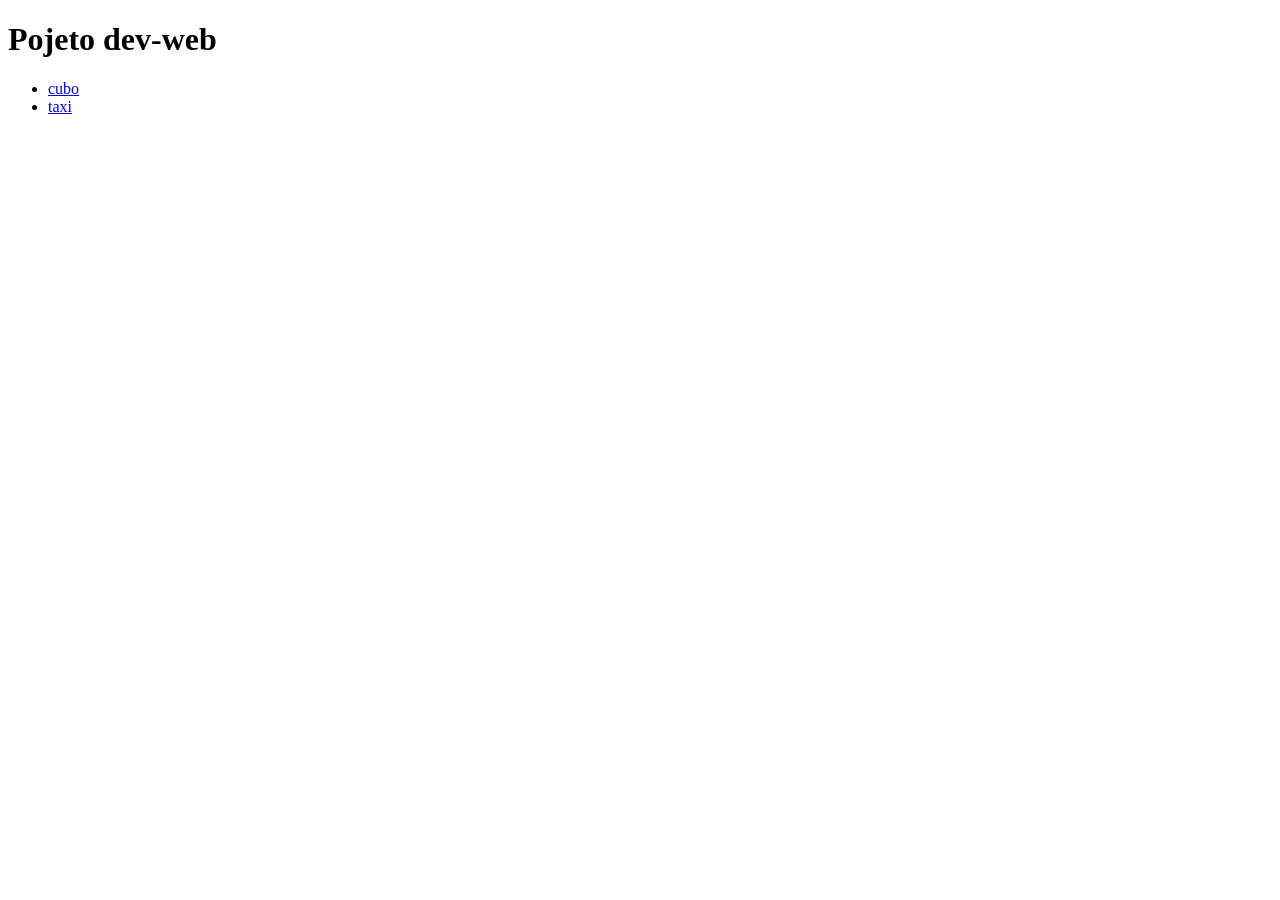
<file: index.html>
<!DOCTYPE html>
<html lang="en">
<head>
    <meta charset="UTF-8">
    <meta name="viewport" content="width=device-width, initial-scale=1.0">
    <title>Projetos dev-web</title>
</head>
<body>
    <main>
        <h1>Pojeto dev-web</h1>
        <ul>
            <li>
                <a href="cubo/">cubo</a>
            </li>
            <li>
                <a href="taxi/">taxi</a>
            </li>
        </ul>
    </main>
</body>
</html>
</file>
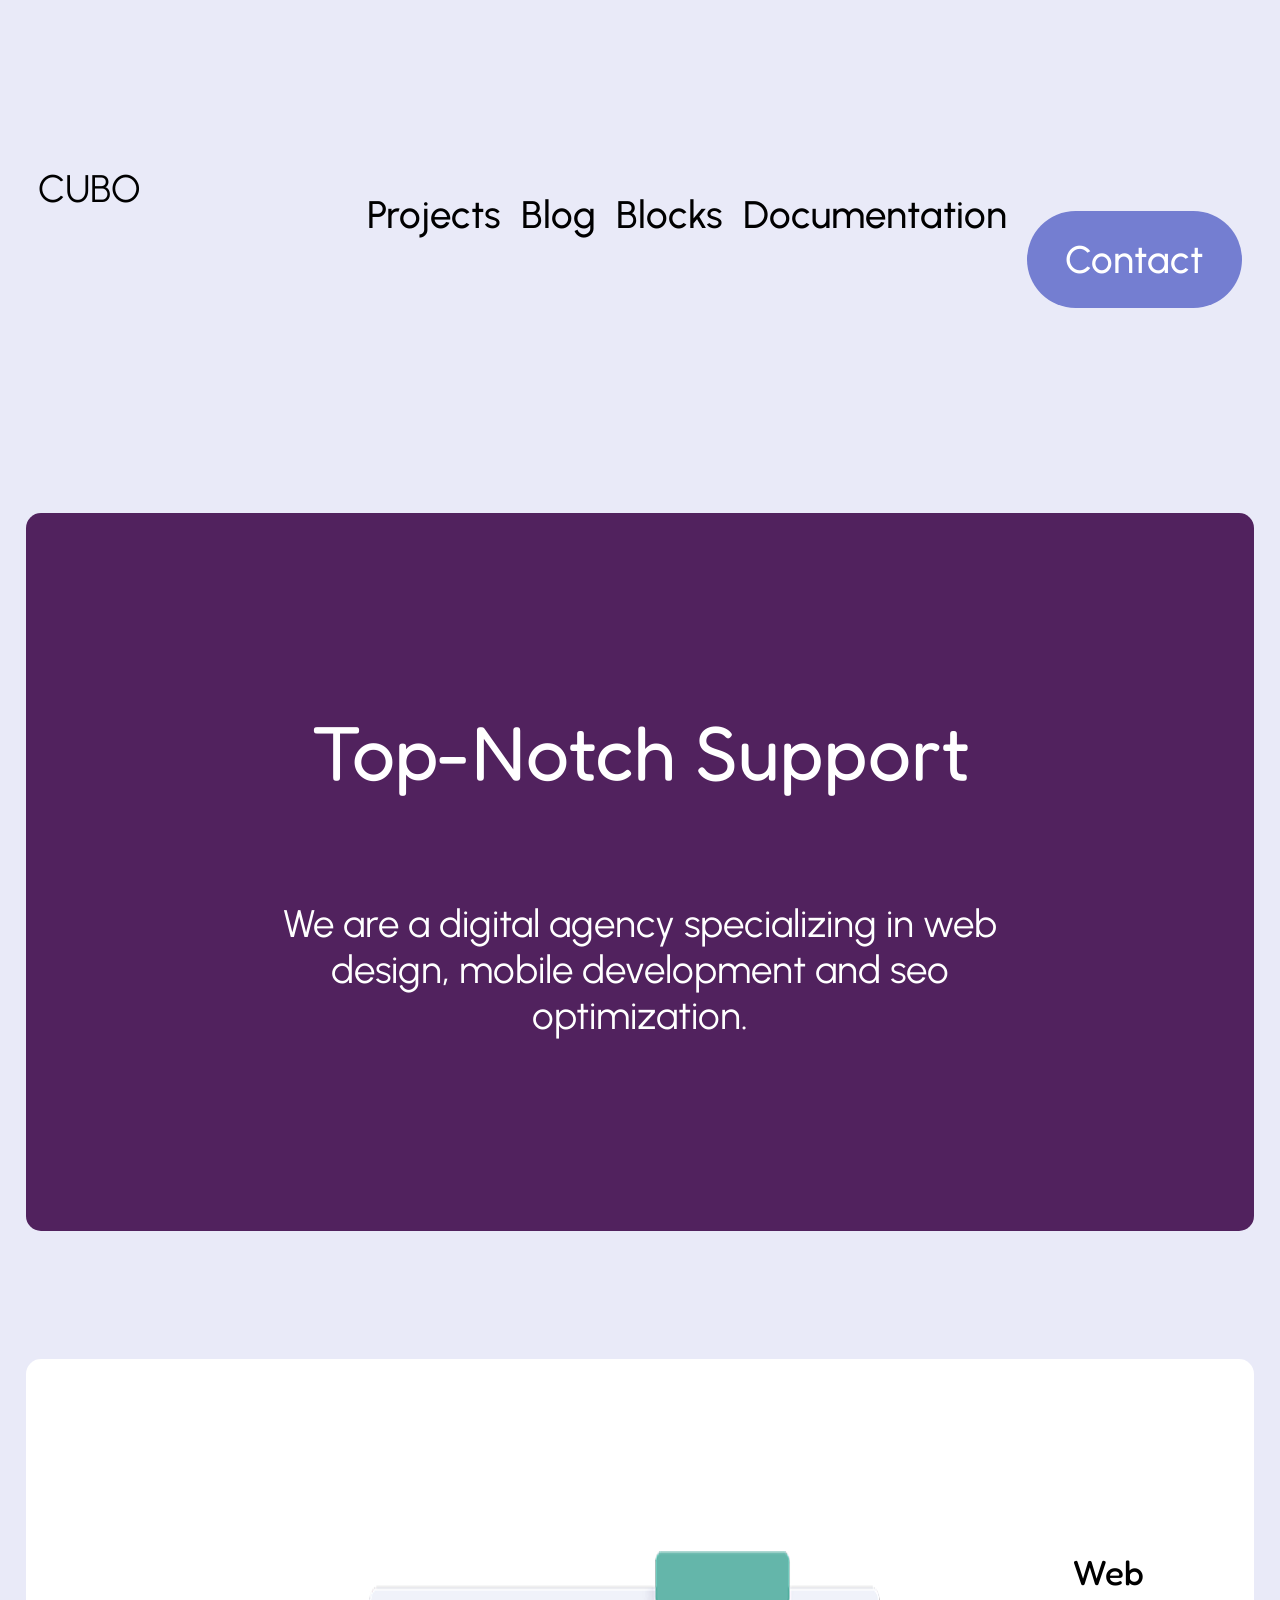
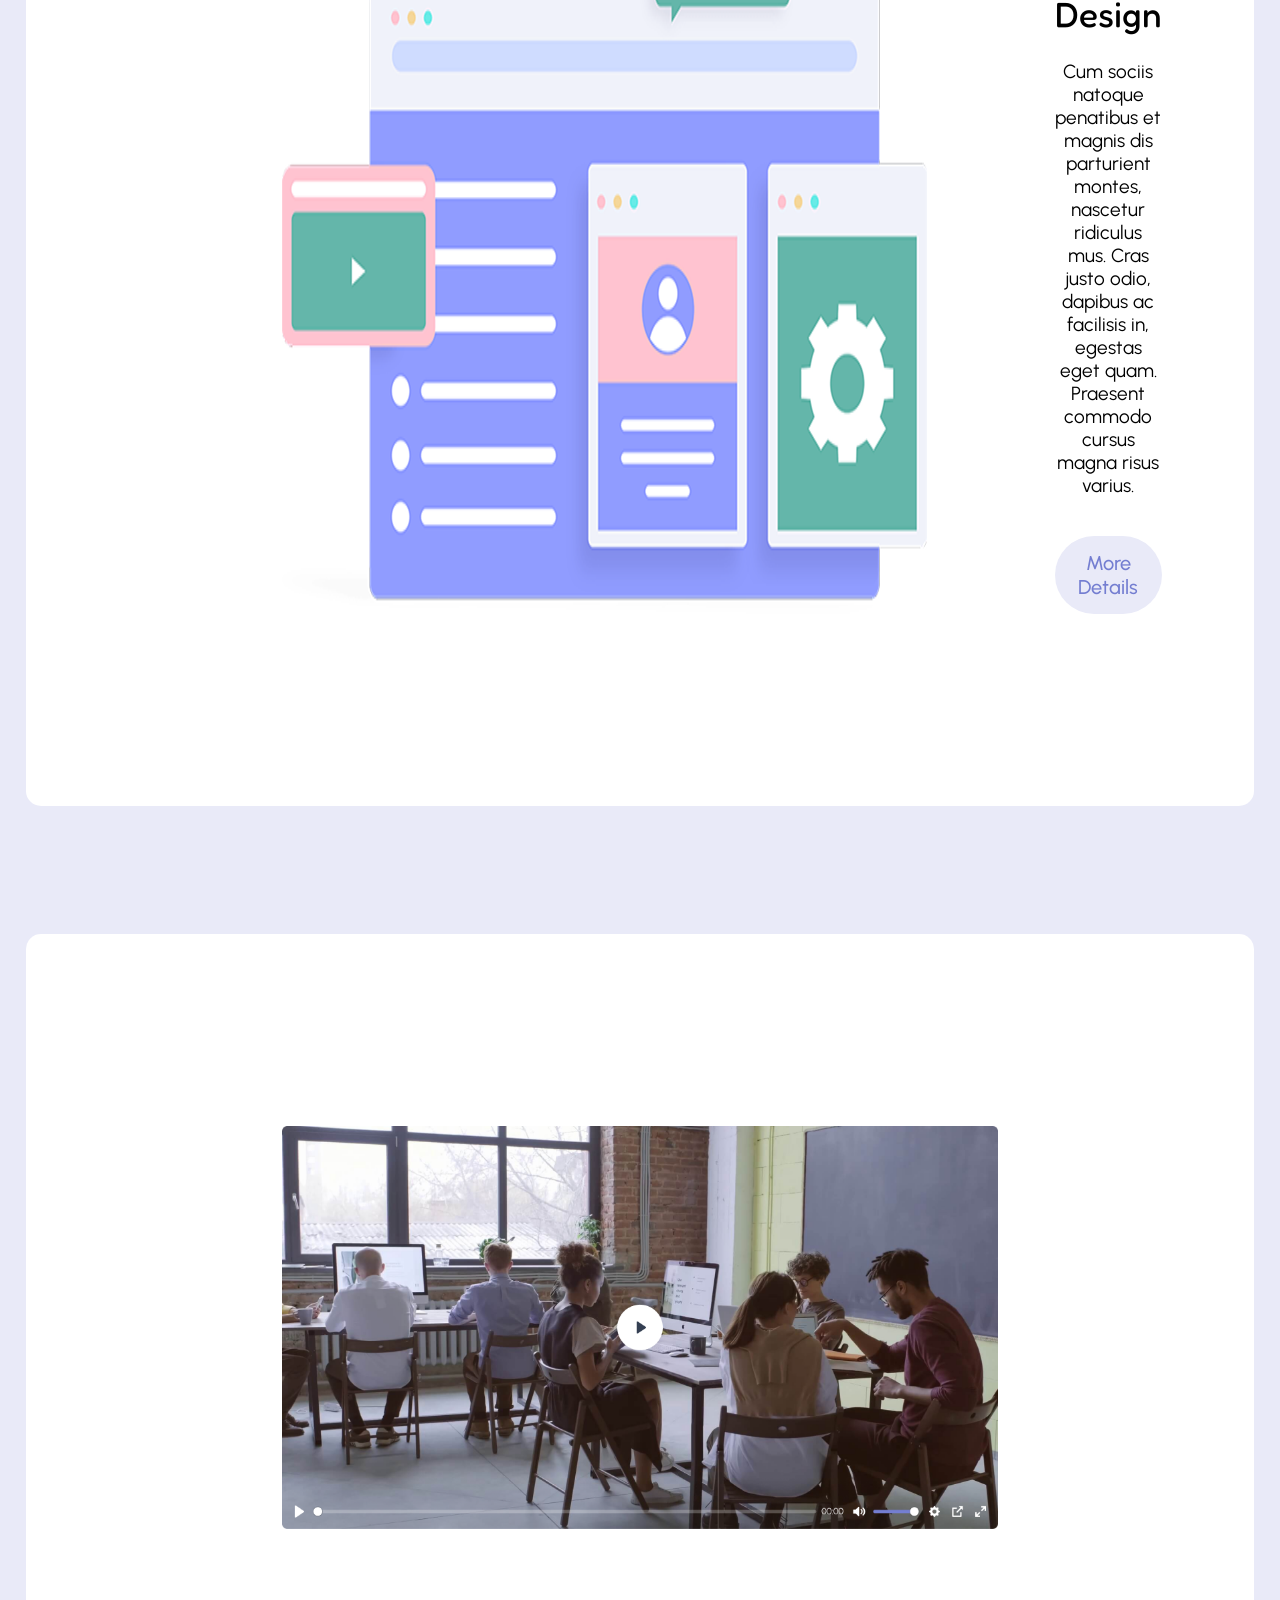
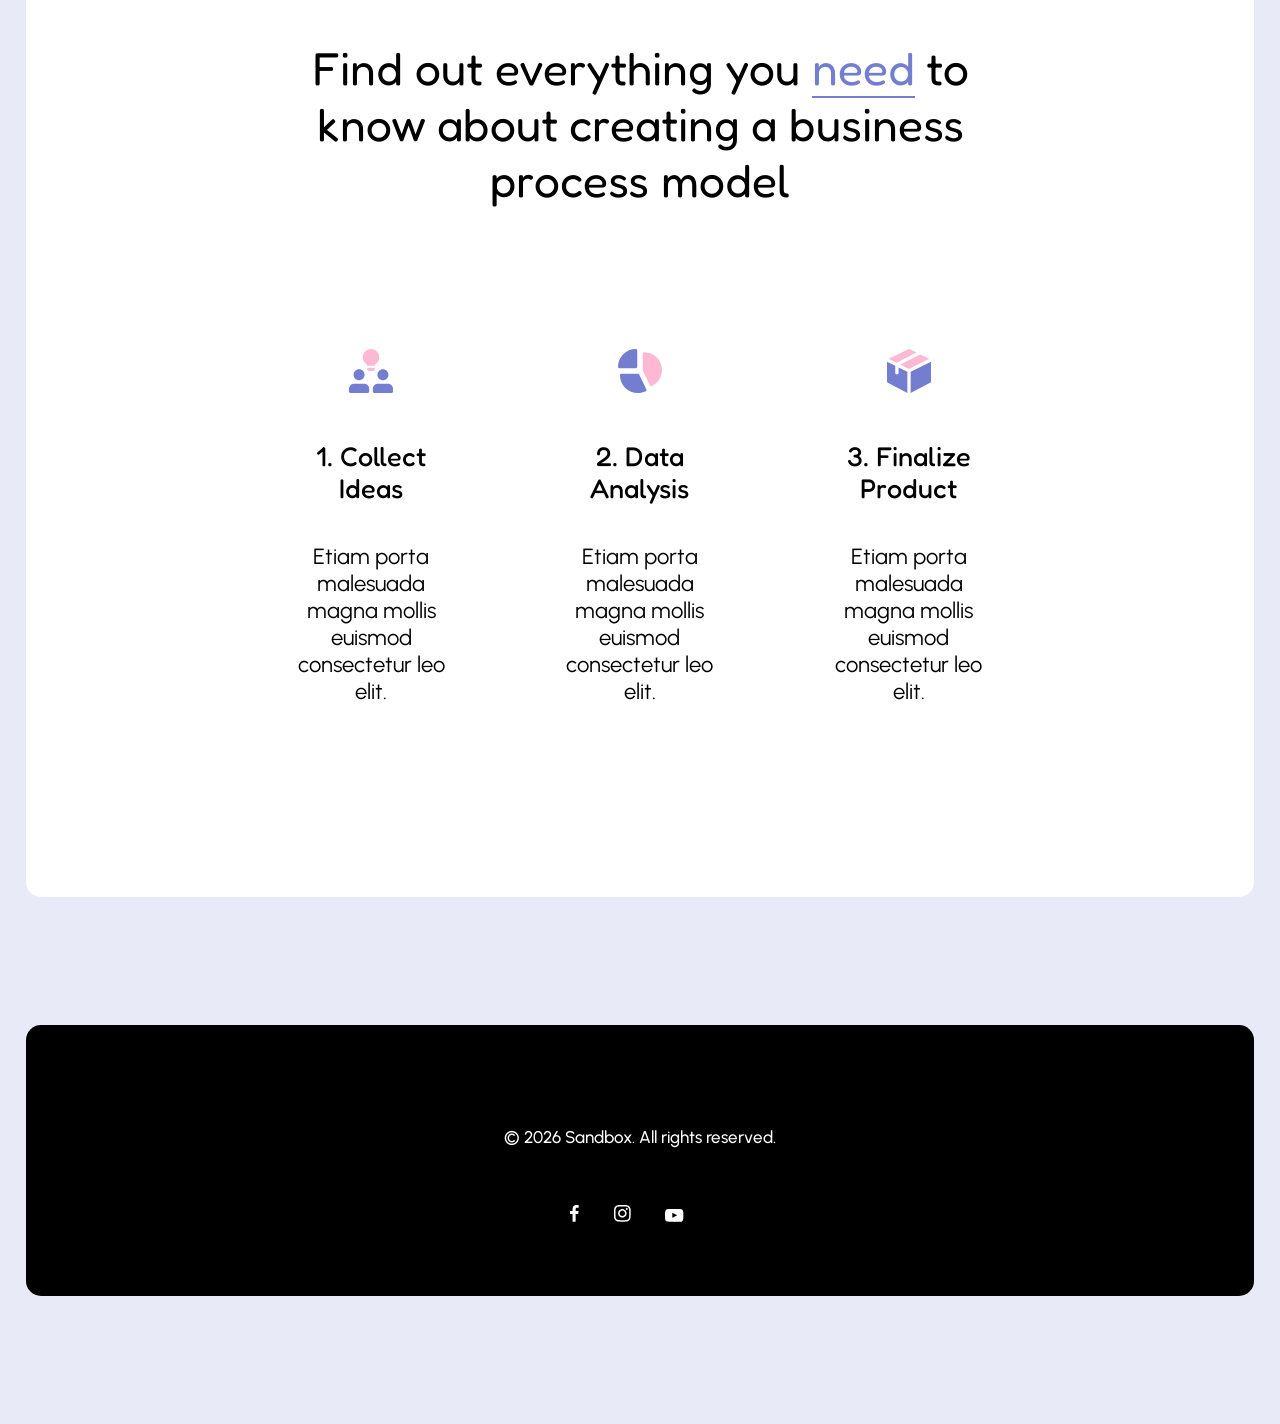
<file: cubo/index.html>
<!doctype html>
<html lang="en">
  <head>
    <meta charset="UTF-8" />
    <meta name="viewport" content="width=device-width, initial-scale=1.0" />
    <title>Document</title>
    <link rel="stylesheet" href="css/reset.css" />
    <link rel="stylesheet" href="css/style.css" />
  </head>
  <body>
    <header>
      <h1>CUBO</h1>
      <nav>
        <ul>
          <li>
            <a href="index.html">Projects </a>
          </li>
          <li>
            <a href="#">Blog</a>
          </li>
          <li>
            <a href="#">Blocks</a>
          </li>
          <li>
            <a href="#">Documentation</a>
          </li>
          <li>
            <a href="#" class="contact">Contact</a>
          </li>
        </ul>
      </nav>
    </header>
    <main>
      <section class="bnr">
        <h2>Top-Notch Support</h2>
        <p>
          We are a digital agency specializing in web design, mobile development
          and seo optimization.
        </p>
      </section>
      <section class="web">
        <img src="images/web-design-cubo.png" alt="web-design-cubo" />
        <div>
          <h2>Web Design</h2>
          <p>
            Cum sociis natoque penatibus et magnis dis parturient montes,
            nascetur ridiculus mus. Cras justo odio, dapibus ac facilisis in,
            egestas eget quam. Praesent commodo cursus magna risus varius.
          </p>
          <a href="#">More Details </a>
        </div>
      </section>
      <section class="process">
        <img src="images/video-cubo.png" alt="video-cubo" />
        <h2>
          Find out everything you <span>need</span> to know about creating a
          business process model
        </h2>
        <ul>
          <li>
            <img
              src="images/icone-collect-ideas.svg"
              alt="icone-collect-ideas"
            />
            <h3>1. Collect Ideas</h3>
            <p>
              Etiam porta malesuada magna mollis euismod consectetur leo elit.
            </p>
          </li>
          <li>
            <img src="images/icone-data-analysis.svg" alt="data" />
            <h3>2. Data Analysis</h3>
            <p>
              Etiam porta malesuada magna mollis euismod consectetur leo elit.
            </p>
          </li>
          <li>
            <img
              src="images/icone-finalize-product.svg"
              alt="icone-finalize-product"
            />
            <h3>3. Finalize Product</h3>
            <p>
              Etiam porta malesuada magna mollis euismod consectetur leo elit.
            </p>
          </li>
        </ul>
      </section>
    </main>
    <footer>
      <p>© 2026 Sandbox. All rights reserved.</p>
      <img src="images/facebook.svg" alt="facebook" />
      <img src="images/instagram.svg" alt="instagram" />
      <img src="images/youtube.svg" alt="youtube" />
    </footer>
  </body>
</html>
</file>
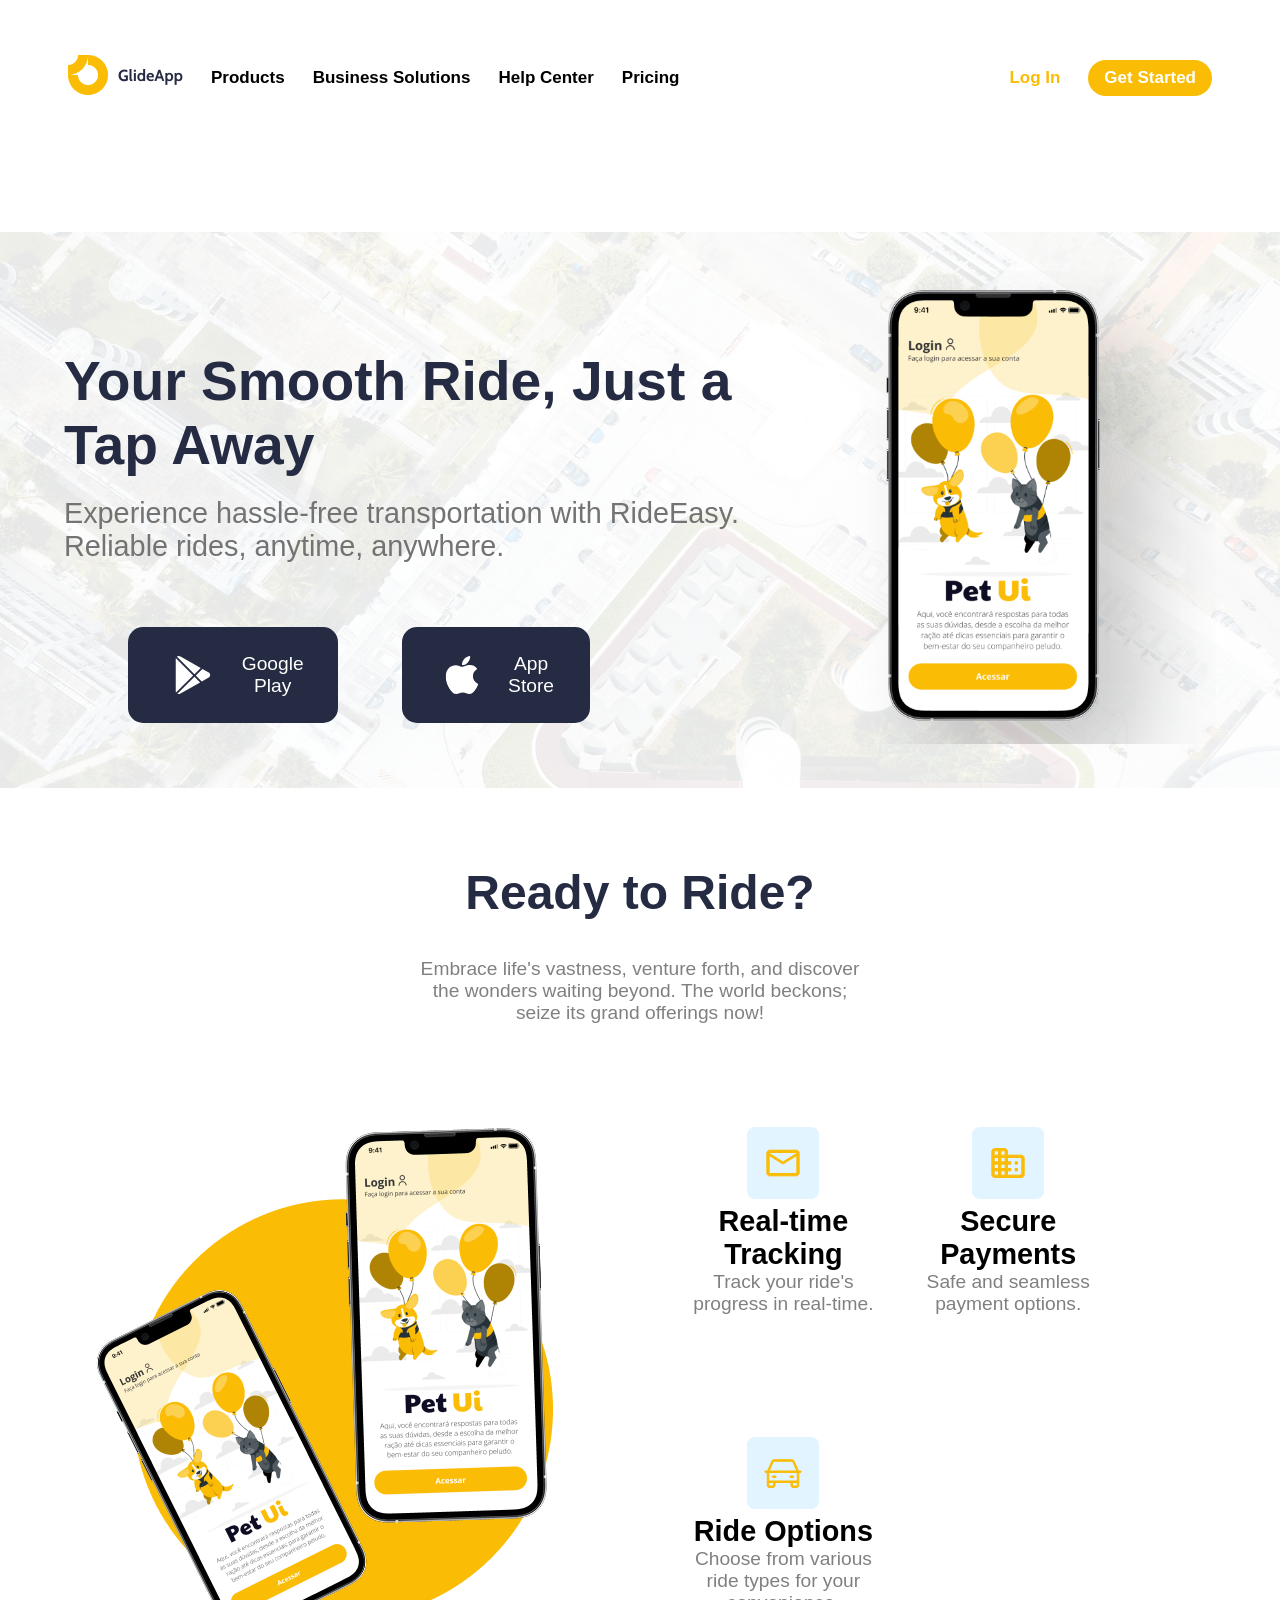
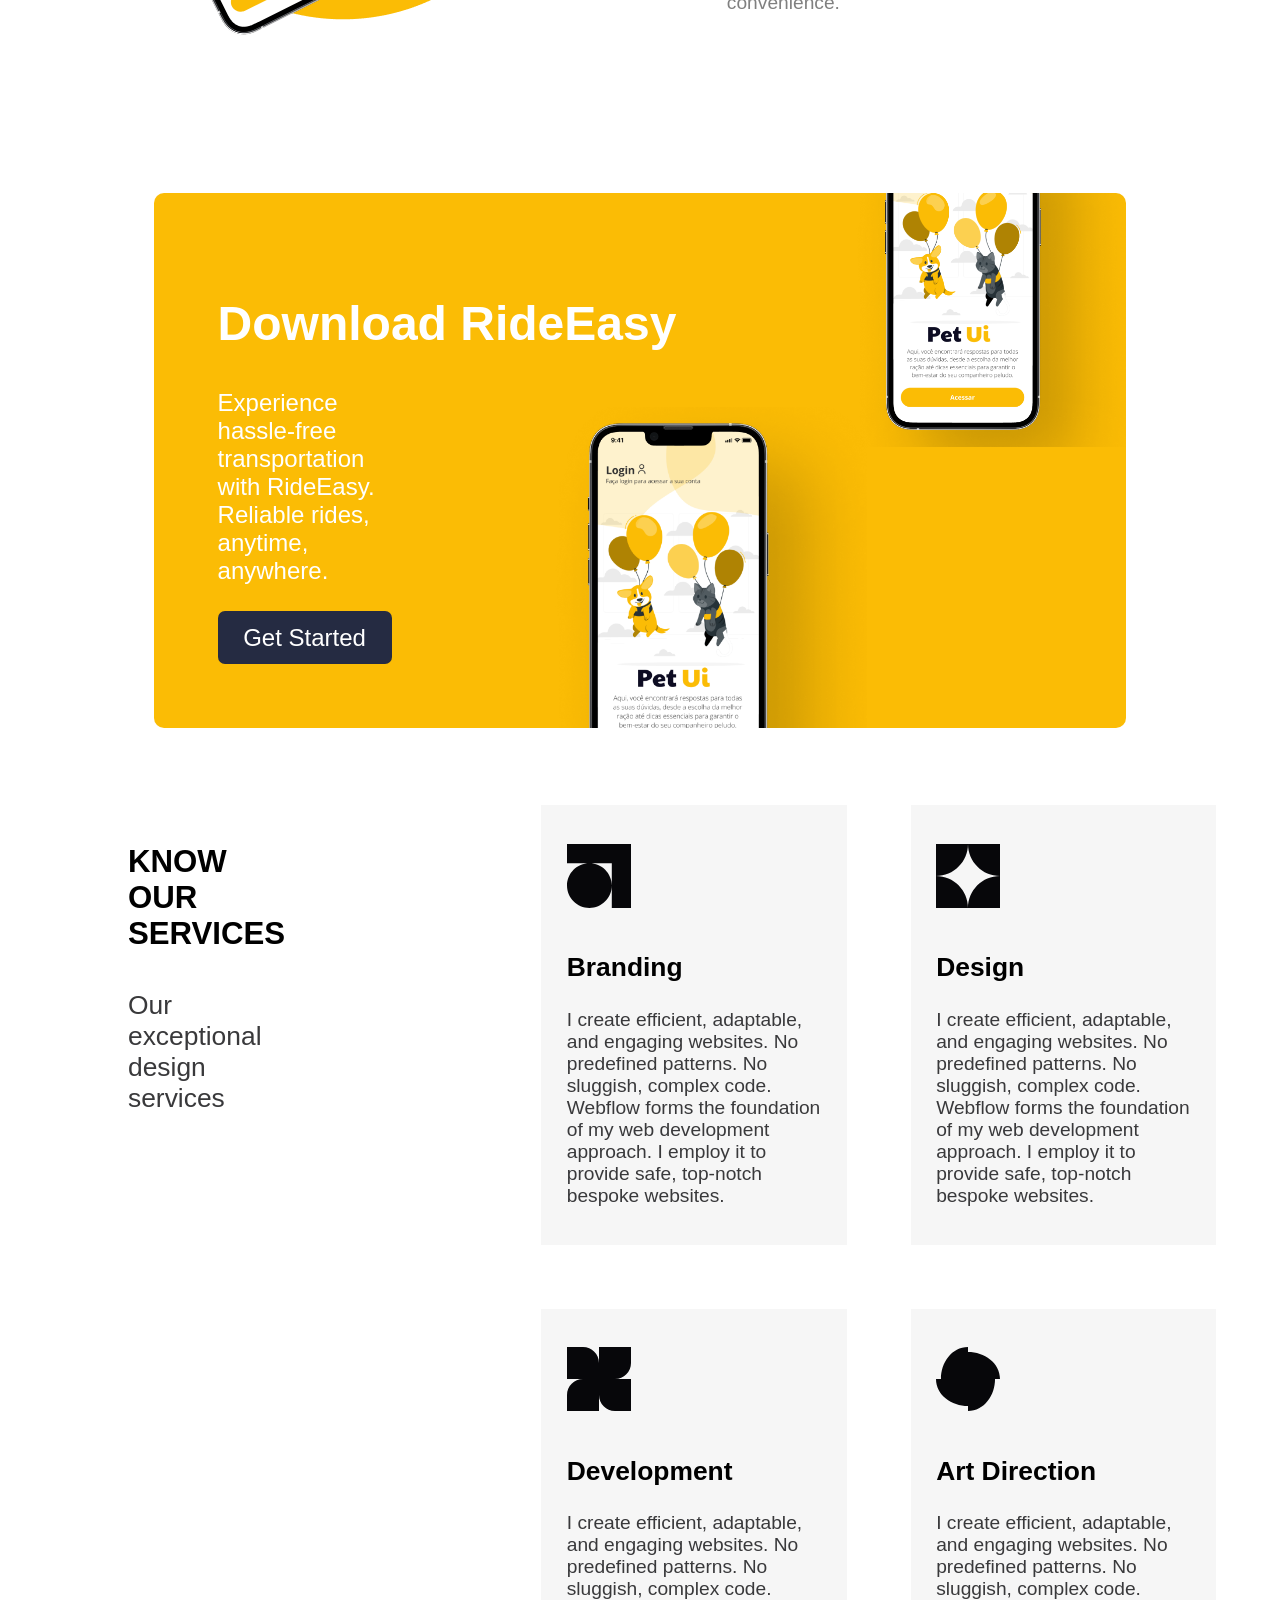
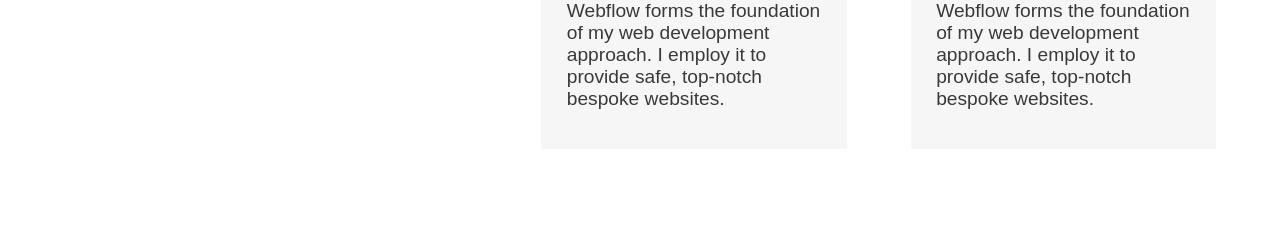
<file: taxi/index.html>
<!DOCTYPE html>
<html lang="en">

<head>
    <meta charset="UTF-8">
    <meta name="viewport" content="width=device-width, initial-scale=1.0">
    <title>Atividade Táxi</title>
    <link rel="stylesheet" href="css/reset.css">
    <link rel="stylesheet" href="css/style.css">
</head>

<body>
    <header>
        <nav>
            <ul>
                <li>
                    <h1>
                        <a href="index.html">
                            <img src="images/logo-glide-app.png" alt="logo">
                        </a>
                    </h1>
                </li>
                <li>
                    <a href="#">Products</a>
                </li>
                <li>
                    <a href="#">Business Solutions</a>
                </li>
                <li>
                    <a href="#">Help Center</a>
                </li>
                <li>
                    <a href="#">Pricing</a>
                </li>
            </ul>
            <ul>
                <li>
                    <a href="#" class="log">Log In</a>
                </li>
                <li>
                    <a href="#" class="botao">Get Started</a>
                </li>
            </ul>
        </nav>
    </header>
    <main>
        <section class="bnr">
            <div class="text">
                <h2>Your Smooth Ride, Just a Tap Away</h2>
                <p>Experience hassle-free transportation with RideEasy. Reliable rides, anytime, anywhere.</p>
                <p class="btns">
                    <a href="#" class="google">
                        <img src="images/icon-button-google.svg" alt="google play">
                        <span> Google Play </span>

                    </a>
                    <a href="#" class="apple">
                        <img src="images/icon-apple-ios.svg" alt="apple app store">
                        <span> App Store </span>
                    </a>
                </p>
            </div>
            <div class="img">
                <img src="images/iphone-pet-ui.png" alt="celular">
            </div>
        </section>
        <section class="ready">
            <h2>Ready to Ride?</h2>
            <p>Embrace life's vastness, venture forth, and discover the wonders waiting beyond. The world beckons; seize
                its grand offerings now!</p>
            <div>
                <div class="img">
                    <img src="images/smartphones-pet-uis.png" alt="smartphones">
                </div>
                <div class="lista">
                    <ul>
                        <li>
                            <img src="images/icon-back-blue-letter.svg" alt="img-carta">
                            <h3>Real-time Tracking</h3>
                            <p>Track your ride's progress in real-time.</p>
                        </li>
                        <li>
                            <img src="images/icon-back-blue-building.svg" alt="img-edificio">
                            <h3>Secure Payments</h3>
                            <p>Safe and seamless payment options.</p>
                        </li>
                        <li>
                            <img src="images/icon-back-blue-car.svg" alt="img-carro">
                            <h3>Ride Options</h3>
                            <p>Choose from various ride types for your convenience.</p>
                        </li>
                    </ul>
                </div>
            </div>
        </section>
        <section class="download">
            <h2> Download RideEasy</h2>
            <p>Experience hassle-free transportation with RideEasy. Reliable rides, anytime, anywhere.</p>
            <a href="#">Get Started</a>
        </section>
        <section class="services">
            <div class="left">
                <h2> KNOW OUR
                    SERVICES</h2>
                <p>Our exceptional design services</p>
            </div>
            <div class="right">
              <ul>
                <li>
                    <img src="images/icon-brading.svg" alt="branding">
                    <h3>Branding</h3>
                    <p> I create efficient, adaptable, and engaging websites. No predefined patterns. No sluggish, complex code. Webflow forms the foundation of my web development approach. I employ it to provide safe, top-notch bespoke websites.</p>
                </li>
                <li>
                    <img src="images/icon-design.svg" alt="design">
                    <h3>Design</h3>
                    <p> I create efficient, adaptable, and engaging websites. No predefined patterns. No sluggish, complex code. Webflow forms the foundation of my web development approach. I employ it to provide safe, top-notch bespoke websites.</p>  
                </li>
                <li>
                    <img src="images/icon-development.svg" alt="development">
                    <h3>Development</h3>
                    <p> I create efficient, adaptable, and engaging websites. No predefined patterns. No sluggish, complex code. Webflow forms the foundation of my web development approach. I employ it to provide safe, top-notch bespoke websites.</p>
                </li>
                <li>
                    <img src="images/icon-art.svg" alt="art">
                    <h3>Art Direction</h3>
                    <p> I create efficient, adaptable, and engaging websites. No predefined patterns. No sluggish, complex code. Webflow forms the foundation of my web development approach. I employ it to provide safe, top-notch bespoke websites.</p>
                </li>
              </ul>
            </div>
        </section>
    </main>
</body>

</html>
</file>
<file: cubo/css/style.css>
/* === IMPORTAÇÃO DE FONTES */

@import url("https://fonts.googleapis.com/css2?family=Epilogue:ital,wght@0,100..900;1,100..900&family=Fredoka:wght@300..700&family=Nunito:ital,wght@0,200..1000;1,200..1000&family=Oswald:wght@200..700&family=Urbanist:ital,wght@0,100..900;1,100..900&display=swap");
/*
Fontes Disponíveis:
// Sugiro usar esta 
font-family: "Urbanist", sans-serif; 
font-family: "Fredoka", sans-serif;
font-family: "Epilogue", sans-serif;
font-family: "Nunito", sans-serif;
font-family: "Oswald", sans-serif;
*/
/* ==========================*/

/* ==== FORMATAÇÃO GERAL === */
html {
  font-size: clamp(1rem, 2vw + 0.8rem, 3rem);
  background-color: #e9eaf8;
}
header {
  font-family: "Urbanist", sans-serif;
  text-align: center;
  padding: 6vw 0 3vw 0;
}
header nav ul {
  padding: 2vw 0 3vw 0;
  font-weight: 500;
}

.contact {
  background: #747ed1;
  color: white;
  padding: 2vw 3vw 2vw 3vw;
  display: inline-block;
  border-radius: 7vw;
  margin-top: 1.5vw;
}

/* === SECTION.BNR === */
.bnr {
  background: #51225e;
  margin: 10vw 2vw 10vw 2vw;
  color: white;
  text-align: center;
  padding: 15vw 20vw 15vw 20vw;
  border-radius: 15px;
}
h2 {
  font-family: "Fredoka", sans-serif;
  margin: 0 0 8vw 0;
  font-size: 2rem;
}
.bnr p {
  font-family: "Urbanist", sans-serif;
}

/* === SECTION.WEB === */

.web {
  background-color: white;
  margin: 10vw 2vw 10vw 2vw;
  padding: 15vw 20vw 15vw 20vw;
  text-align: center;
  border-radius: 15px;
}
.web h2 {
  margin: 8vw 0 8vw 0;
  font-size: 24px;
  font-weight: 450;
  font-family: "Fredoka", sans-serif;
}
.web p {
  font-family: "Urbanist", sans-serif;
  font-size: 19px;
}
.web a {
  display: inline-block;
  margin-top: 8vw;
  background: #e9eaf8;
  font-family: "Urbanist", sans-serif;
  padding: 3vw 4vw 3vw 4vw;
  border-radius: 20px;
  font-size: 18px;
  color: #747ed1;
  font-weight: 500;
}
/* === SECTION.PROCESS === */
.process {
  background: white;
  text-align: center;
  margin: 10vw 2vw 10vw 2vw;
  padding: 15vw 20vw 15vw 20vw;
  border-radius: 15px;
}
.process h2 {
  margin: 8vw 0 8vw 0;
  font-family: "Fredoka", sans-serif;
  font-size: 26px;
}
.process h2 span {
  color: #747ed1;
  border-bottom: #747ed1 2px solid;
}
.process ul li {
  margin: 15vw 0 0 0;
}
.process ul li h3 {
  font-family: "Fredoka", sans-serif;
  margin: 3vw 0 3vw 0;
  font-weight: 450;
}
.process ul li p {
  font-family: "Urbanist", sans-serif;
}

/* === FOOTER === */

footer {
  background: black;
  text-align: center;
  color: white;
  font-family: "Urbanist", sans-serif;
  font-weight: 500;
  margin: 10vw 2vw 10vw 2vw;
  border-radius: 15px;
  padding: 5vw 20vw 5vw 20vw;
}
footer p{
    font-size: 17px;
    margin: 3vw ;
}
footer img{
    margin-right: 2vw;
}

/* MEDIA QUERY - DESKTOP */
@media screen and (min-width: 600px) {

    /* === HEADER === */

    header{
        display: flex;
        justify-content: space-between;
        margin: 5vw 3vw 5vw 3vw;
    }
    nav ul {
        display: flex;
        justify-content: space-between;
        margin-top: 2vw;
        gap: 20px;
    }
    nav ul li a{
      margin-top: 2vw;
    }
    header h1{
        margin-top: 2vw;
    }

    /* === SECTION.WEB === */

.web{
    display: flex;
    justify-content: space-between;
    gap: 10vw;
}
.web h2{
    font-size: 35px;
    margin: 0 0 2vw 0 ;
}
.web a{
    background: #e9eaf8;
    margin: 3vw 0 0 0;
    font-size: 20px;
    padding: 15px 20px 15px 20px;
    border-radius: 50px;
}

/* === SECTION. PROCESS === */

.process h2{
    font-size: 1.2rem;
}
.process ul {
    display: flex;
    gap: 7vw;
   
}
.process ul li{
     margin-top: 3vw;
}
.process ul li h3{
    font-size: 27px;
}
.process p{
    font-size: 22px;
}
   
}
</file>
<file: taxi/css/style.css>
html {
    font-size: clamp(1rem, calc(0.7rem + 1vw), 4rem);

    h1 h2 h3 h4 h5 h6 {
        font-family: "Valley Sans", sans-serif;
    }

    a {
        font-family: "Oswald", sans-serif;
    }

    p {
        font-family: "Oswald", sans-serif;
    }
}

header {
    text-align: center;
    padding: 5vw;
}

header ul li a.log {
    color: #FBBC05;
}

header ul li a.botao {
    background-color: #FBBC05;
    color: white;
    padding: 8px 16px 8px 16px;
    display: inline-block;
    border-radius: 5vw;

}

header nav ul li {
    margin: 4px;
    font-weight: 600;
    padding: 2vw 0 2vw 0;
}

section.bnr {
    background: url(../images/background-banner.png) no-repeat;
    /* nao repetir a imagem de fundo*/
    background-size: 100% 100%;
    /* preencher todo o espaço */
    padding: 3vw 5vw 3vw 5vw;
    margin-top: 6vw;
}

section.bnr div.img {
    display: none;
}

section.bnr h2 {
    font-size: 2.8rem;
    font-family: 'Franklin Gothic Medium', 'Arial Narrow', Arial, sans-serif;
    text-align: center;
    font-weight: 600;
    color: #252B42;
    margin-top: 4vw;
}

section.bnr p {
    font-size: 0.9rem;
    color: #737373;
    text-align: center;
    margin-top: 20px;
}

section.bnr p a {
    background-color: #252B42;
    display: flex;
    color: white;
    align-items: center;
    padding: 3vw 6vw 3vw 6vw;
    font-size: 0.8rem;
    border-radius: 15px;
    gap: 3vw;
    justify-content: space-between;
    margin: 0 5vw 0 0;
}

section.bnr p.btns {
    display: flex;
    margin-top: 20px;
    margin: 5vw 5vw 0 5vw;
}

section.bnr p.btns img {
    height: 50%;
}

.ready {
    text-align: center;
    margin: 6vw 5vw 6vw 5vw;
}

.ready div.img {
    display: none;
    /* ocutar a imagem*/
}

section.ready h2 {
    font-family: 'Franklin Gothic Medium', 'Arial Narrow', Arial, sans-serif;
    font-size: 2rem;
    text-align: center;
    font-weight: 550;
    margin: 0 0 3vw 0;
    color: #252B42;

}

.ready p {
    color: gray;
    font-size: 0.8rem;
    margin: 0 0 8vw 0;
}

.ready div.lista ul li h3 {
    font-family: 'Franklin Gothic Medium', 'Arial Narrow', Arial, sans-serif;
    font-size: 1.2rem;
    font-weight: 550;
}

.download {
    text-align: center;
    background-color: #FBBC05;
    padding: 20vw 15vw 20vw 15vw;
    border-radius: 10px;
    color: white;
    margin: 3vw 5vw 3vw 5vw;
}

.download h2 {
    font-family: 'Franklin Gothic Medium', 'Arial Narrow', Arial, sans-serif;
    font-size: 2rem;
    font-weight: 550;
    margin: 3vw 0 3vw 0;
}

.download a {
    background-color: #252B42;
    border-radius: 7px;
    padding: 4vw 6vw 4vw 6vw;
    color: white;
    margin-top: 6vw;
}

/*=== SECTION.SERVICES ===*/
section.services {
    text-align: center;
    margin: 6vw 5vw 6vw 5vw;
}
.services h2 {
    font-family: 'Franklin Gothic Medium', 'Arial Narrow', Arial, sans-serif;
    font-size: 2rem;
    font-weight: 550;
    margin: 15vw 0 3vw 0;
}
.services p {
    color:#39393B;
    font-size: 1.1rem;
    margin: 0 0 15vw 0;
}
.services ul li {
    background-color:#F6F6F6;
    padding: 5vw 5vw 5vw 5vw;
    margin: 3vw 5vw 10vw 5vw;
    text-align: left;
}
.services ul li img {
   margin-left: 5vw;

}
.services  ul li h3 {
    font-family: 'Franklin Gothic Medium', 'Arial Narrow', Arial, sans-serif;
    font-size: 1.6rem;
    font-weight: 550;
    margin: 14vw 5vw 3vw 5vw;
}
.services ul li p {
    color:#39393B;
    font-size: 1.1rem;
    margin: 5vw 5vw 5vw 5vw;
}
/* ===== BOTSTRAP -==== */
/* Extra small devices (phones, 600px and down) */
@media only screen and (min-width: 600px) {
    header nav {
        display: flex;
        justify-content: space-between;
    }

    header nav ul {
        display: flex;
        gap: 20px;
        align-items: center;
        font-size: 17px;

    }

    header {
        padding: 2vw 5vw 2vw 5vw;
    }

    section.bnr {
        display: flex;
        justify-content: space-between;
        align-items: center;
    }

    section.bnr div.img {
        display: block;
        /* fazer a imag.services ul li{
        width: 100%;
        margin: 0;
    }em reaparecer*/
    }

    section.bnr h2 {
        font-size: 2.3rem;
        text-align: left;
    }

    section.bnr p.btns a {
        padding: 10px 30px 10px 30px;
        text-align: center;
        gap: 10px;
    }

    section.bnr p {
        font-size: 1.2rem;
        text-align: left;
    }

    section.bnr p.btns img {
        width: 70%;
    }

    .ready>p {
        padding: 0 30% 0 30%;
        /* > = filho direto , para cair a linha*/
    }

    .ready div.img {
        display: block;
    }

    .ready>div {
        display: flex;
        justify-content: center;
        gap: 10vw;
    }

    .ready div.lista ul {
        display: flex;
        flex-wrap: wrap;
        /* qunado acabar o espaço disponivel a linha vai cair*/
        gap: 20px;
        width: 40vw;


    }

    .ready div.lista ul li {
        width: 40%;
        /* para nao ocupar todo o espaço disponivel*/
    }

    .download {
        padding: 5vw 5vw 5vw 5vw;
        text-align: left;
        margin: 6vw 12vw 6vw 12vw;
        background: url(../images/iphone-pet-ui.png) no-repeat, url(../images/iphone-pet-ui.png) no-repeat, linear-gradient(#FBBC05, #FBBC05);
        background-size: auto 75%, auto 65%;
        background-position:left 60% top 160%, left 100% top -50%;

        /* para colocar duas imagens de fundo, os valores negativos colacam para cima e os negativos colocam para baixo */
    }

    .download p {
        width: 20%;
    }

    .download a {
        padding: 1vw 2vw 1vw 2vw;
        display: inline-block;
        margin-top: 2vw;
    }
    .services{
        margin: 6vw 5vw 6vw 5vw;
        justify-content: space-between;
        display: flex;
        gap: 20vw;
    }
    .services h2{
        text-align: left;
        margin-top: 3vw;
        margin-left: 5vw;
        font-size: 1.3rem;
    }
    .services p{
        text-align: left;
        margin-left: 5vw;
    }
    .services ul{
        display: grid;
        grid-template-columns: 1fr 1fr;
        gap: 5vw;
    }
    .services ul li{
       padding: 0;
       margin: 0;
       
    }
    .services ul li img{
        margin: 3vw 2vw 3vw 2vw;
    }
    .services ul li h3{
        margin: 0 2vw 2vw 2vw;
        font-size: 1.1rem;
    }
    .services ul li p{
        margin: 0 2vw 3vw 2vw;
        font-size: 0.8rem;
    }
    
}
</file>
